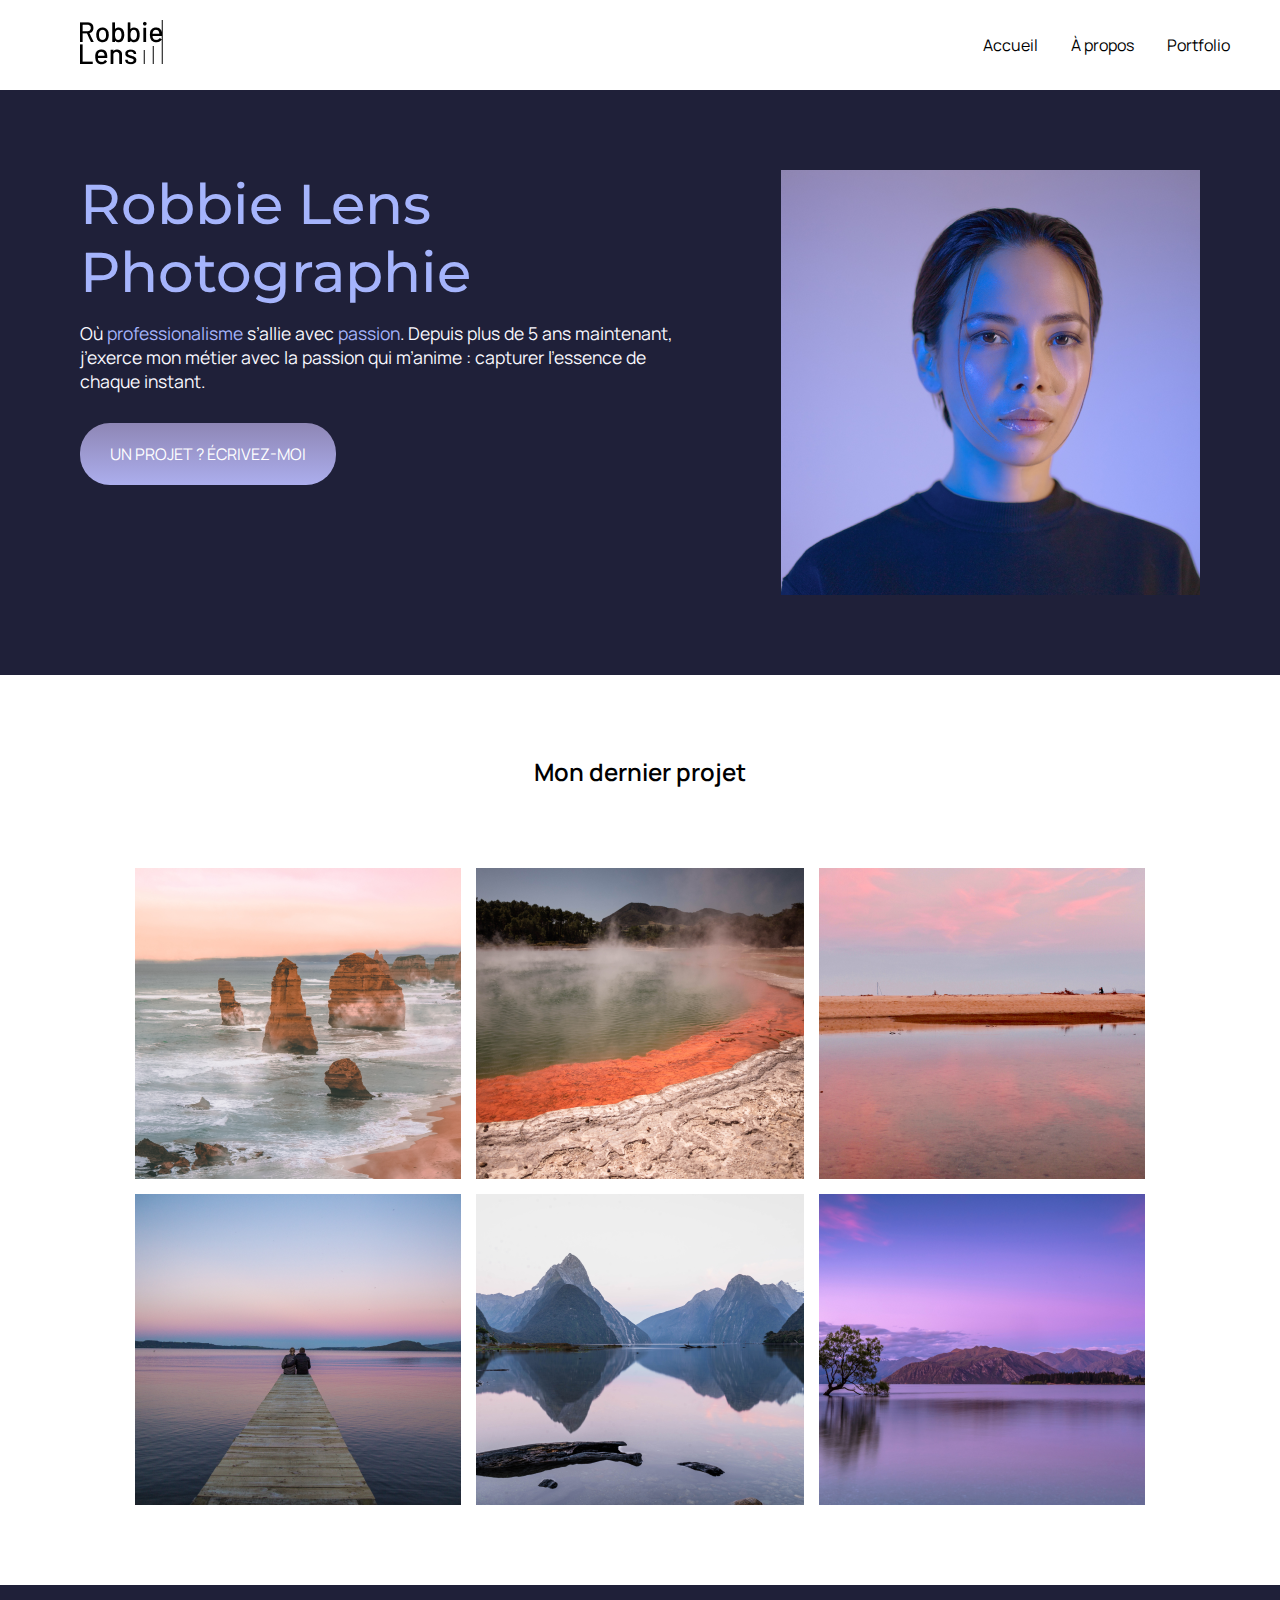
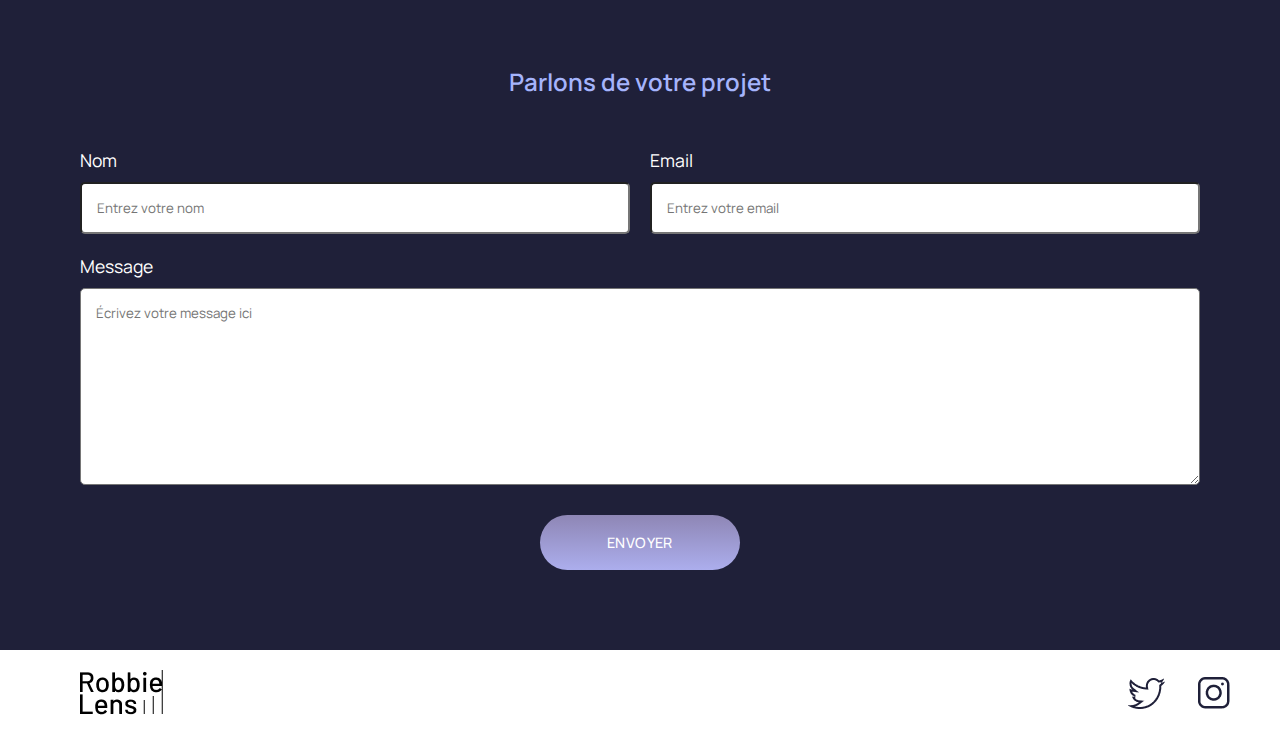
<file: index.html>
<!DOCTYPE html>
<html lang="fr">
   <head>
      <meta charset="UTF-8" />
      <meta name="viewport" content="width=device-width, initial-scale=1.0" />
      <title>Accueil - Robbie Lens Photographie</title>
      <link rel="stylesheet" href="styles/style.css" />
      <link rel="stylesheet" href="styles/index.css" />
      <!-- Police Manrope & Montserrat -->
      <link rel="preconnect" href="https://fonts.googleapis.com" />
      <link rel="preconnect" href="https://fonts.gstatic.com" crossorigin />
      <link
         href="https://fonts.googleapis.com/css2?family=Manrope:wght@200..800&family=Montserrat:ital,wght@0,100..900;1,100..900&display=swap"
         rel="stylesheet"
      />
   </head>
   <body>
      <header>
         <nav>
            <a href="index.html">
               <img
                  src="images/logo.png"
                  alt="Logo Robbie Lens"
                  title="Robbie Lens"
                  class="logo"
               />
            </a>
            <div>
               <a href="index.html" title="Accueil">Accueil</a>
               <a href="a-propos.html" title="À propos">À propos</a>
               <a href="portfolio.html" title="Portfolio">Portfolio</a>
            </div>
         </nav>
      </header>
      <main>
         <section class="accueil-introduction">
            <div>
               <h1>Robbie Lens Photographie</h1>
               <p>
                  Où <span class="span-pro">professionalisme</span> s’allie avec
                  <span class="span-passion">passion</span>. Depuis plus de 5
                  ans maintenant, j’exerce mon métier avec la passion qui
                  m’anime : capturer l’essence de chaque instant.
               </p>
               <a href="#contact" class="ecrivez-moi"
                  >Un projet ? Écrivez-moi</a
               >
            </div>
            <img
               src="images/robbie-lens.png"
               alt="Photographie de Robbie Lens"
               title="Robbie Lens"
            />
         </section>

         <section class="accueil-photos">
            <h2>Mon dernier projet</h2>
            <div>
               <img
                  src="images/accueil/element-1.png"
                  alt="Twelve apostles - Australie"
               />
               <img
                  src="images/accueil/element-2.png"
                  alt="Wai-O-Tapu - Nouvelle-Zélande"
               />
               <img
                  src="images/accueil/element-3.png"
                  alt="Parc National d’Abel Tasman - Nouvelle-Zélande"
                  title="Parc National d’Abel Tasman - Nouvelle-Zélande"
               />
            </div>
            <div>
               <img
                  src="images/accueil/element-4.png"
                  alt="Lac Rotorua - Nouvelle-Zélande"
                  title="Lac Rotorua - Nouvelle-Zélande"
               />
               <img
                  src="images/accueil/element-5.png"
                  alt="Milford Sound - Nouvelle-Zélande"
                  title="Milford Sound - Nouvelle-Zélande"
               />
               <img
                  src="images/accueil/element-6.png"
                  alt="Lac Wanaka - Nouvelle-Zélande"
                  title="Lac Wanaka - Nouvelle-Zélande"
               />
            </div>
         </section>

         <section id="contact" class="contact">
            <h2>Parlons de votre projet</h2>
            <form action="index.php" method="GET">
               <div class="form-nom-email">
                  <div class="form-colonne">
                     <label for="nom">Nom</label>
                     <input
                        type="text"
                        id="nom"
                        minlength="2"
                        maxlength="18"
                        placeholder="Entrez votre nom"
                        required
                     />
                  </div>
                  <div class="form-colonne">
                     <label for="email">Email</label>
                     <input
                        type="email"
                        id="email"
                        placeholder="Entrez votre email"
                        required
                     />
                  </div>
               </div>
               <label for="message">Message</label>
               <textarea
                  id="message"
                  placeholder="Écrivez votre message ici"
                  rows="10"
               ></textarea>
               <input type="submit" value="ENVOYER" id="submit" required />
            </form>
         </section>
      </main>
      <footer>
         <a href="index.html">
            <img
               src="images/logo.png"
               alt="Logo Robbie Lens"
               title="Robbie Lens"
            />
         </a>
         <div>
            <a href="https://x.com/" target="_blank">
               <img src="images/twitter.png" alt="Twitter" title="Twitter" />
            </a>
            <a href="https://instagram.com/" target="_blank">
               <img
                  src="images/instagram.png"
                  alt="Instagram"
                  title="Instagram"
               />
            </a>
         </div>
      </footer>
   </body>
</html>
</file>
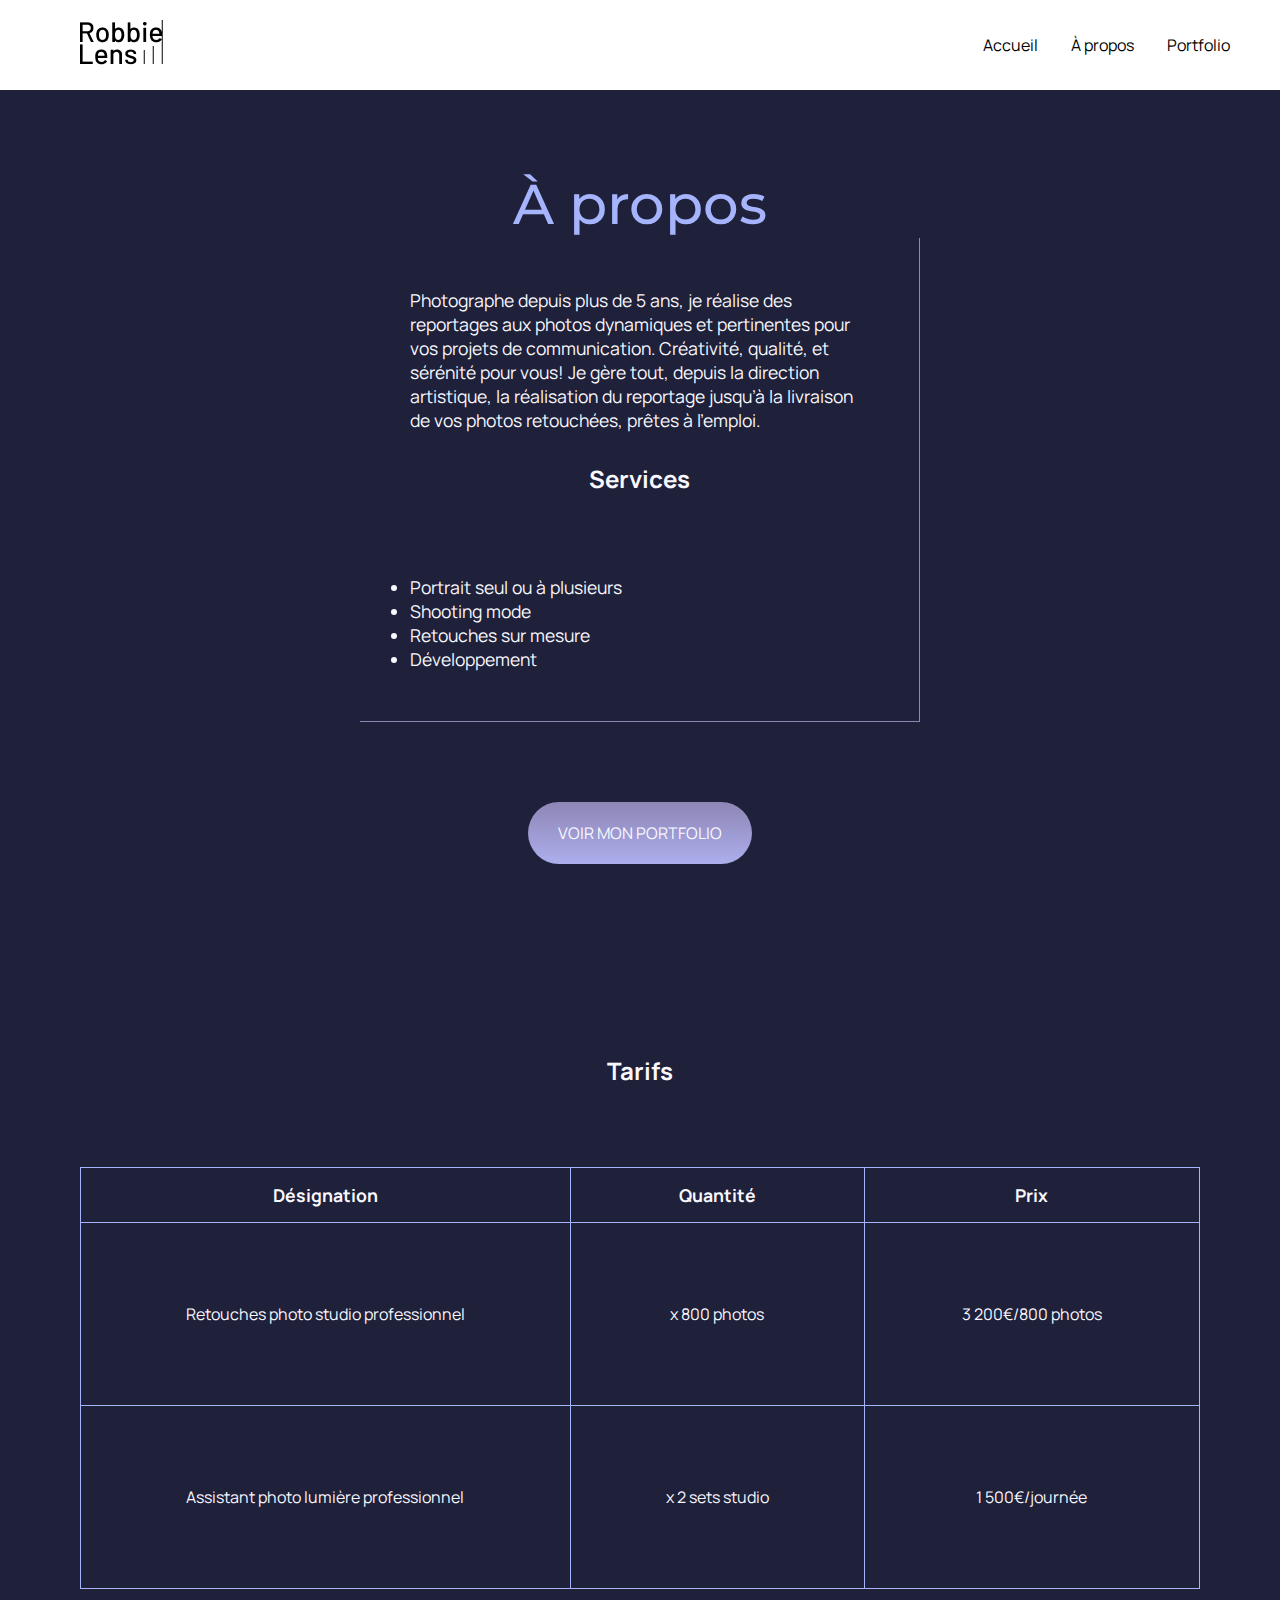
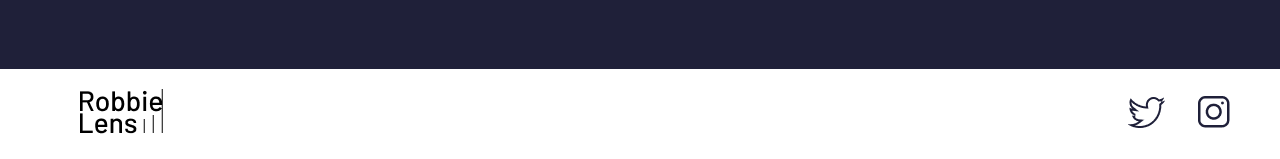
<file: a-propos.html>
<!DOCTYPE html>
<html lang="fr">
   <head>
      <meta charset="UTF-8" />
      <meta name="viewport" content="width=device-width, initial-scale=1.0" />
      <title>À propos - Robbie Lens Photographie</title>
      <link rel="stylesheet" href="styles/style.css" />
      <link rel="stylesheet" href="styles/a-propos.css" />
      <!-- Police Manrope & Montserrat-->
      <link rel="preconnect" href="https://fonts.googleapis.com" />
      <link rel="preconnect" href="https://fonts.gstatic.com" crossorigin />
      <link
         href="https://fonts.googleapis.com/css2?family=Manrope:wght@200..800&family=Montserrat:ital,wght@0,100..900;1,100..900&display=swap"
         rel="stylesheet"
      />
   </head>
   <body>
      <header>
         <nav>
            <a href="index.html">
               <img
                  src="images/logo.png"
                  alt="Logo Robbie Lens"
                  title="Robbie Lens"
                  class="logo"
               />
            </a>
            <div>
               <a href="index.html" title="Accueil">Accueil</a>
               <a href="a-propos.html" title="À propos">À propos</a>
               <a href="portfolio.html" title="Portfolio">Portfolio</a>
            </div>
         </nav>
      </header>
      <main class="a-propos-main">
         <section>
            <h1>À propos</h1>
            <div class="container1">
               <p>
                  Photographe depuis plus de 5 ans, je réalise des reportages
                  aux photos dynamiques et pertinentes pour vos projets de
                  communication. Créativité, qualité, et sérénité pour vous! Je
                  gère tout, depuis la direction artistique, la réalisation du
                  reportage jusqu’à la livraison de vos photos retouchées,
                  prêtes à l’emploi.
               </p>
               <h2>Services</h2>
               <ul>
                  <li>Portrait seul ou à plusieurs</li>
                  <li>Shooting mode</li>
                  <li>Retouches sur mesure</li>
                  <li>Développement</li>
               </ul>
            </div>
            <div class="voir-portfolio">
               <a href="portfolio.html">Voir mon portfolio</a>
            </div>
         </section>
         <section class="section-tarifs">
            <h2>Tarifs</h2>
            <table>
               <thead>
                  <tr>
                     <th>Désignation</th>
                     <th>Quantité</th>
                     <th>Prix</th>
                  </tr>
               </thead>
               <tbody>
                  <tr>
                     <td>Retouches photo studio professionnel</td>
                     <td>x 800 photos</td>
                     <td>3 200€/800 photos</td>
                  </tr>
                  <tr>
                     <td>Assistant photo lumière professionnel</td>
                     <td>x 2 sets studio</td>
                     <td>1 500€/journée</td>
                  </tr>
               </tbody>
            </table>
         </section>
      </main>
      <footer>
         <a href="index.html">
            <img
               src="images/logo.png"
               alt="Logo Robbie Lens"
               title="Robbie Lens"
            />
         </a>
         <div>
            <a href="https://x.com/" target="_blank">
               <img src="images/twitter.png" alt="Twitter" title="Twitter" />
            </a>
            <a href="https://instagram.com/" target="_blank">
               <img
                  src="images/instagram.png"
                  alt="Instagram"
                  title="Instagram"
               />
            </a>
         </div>
      </footer>
   </body>
</html>
</file>
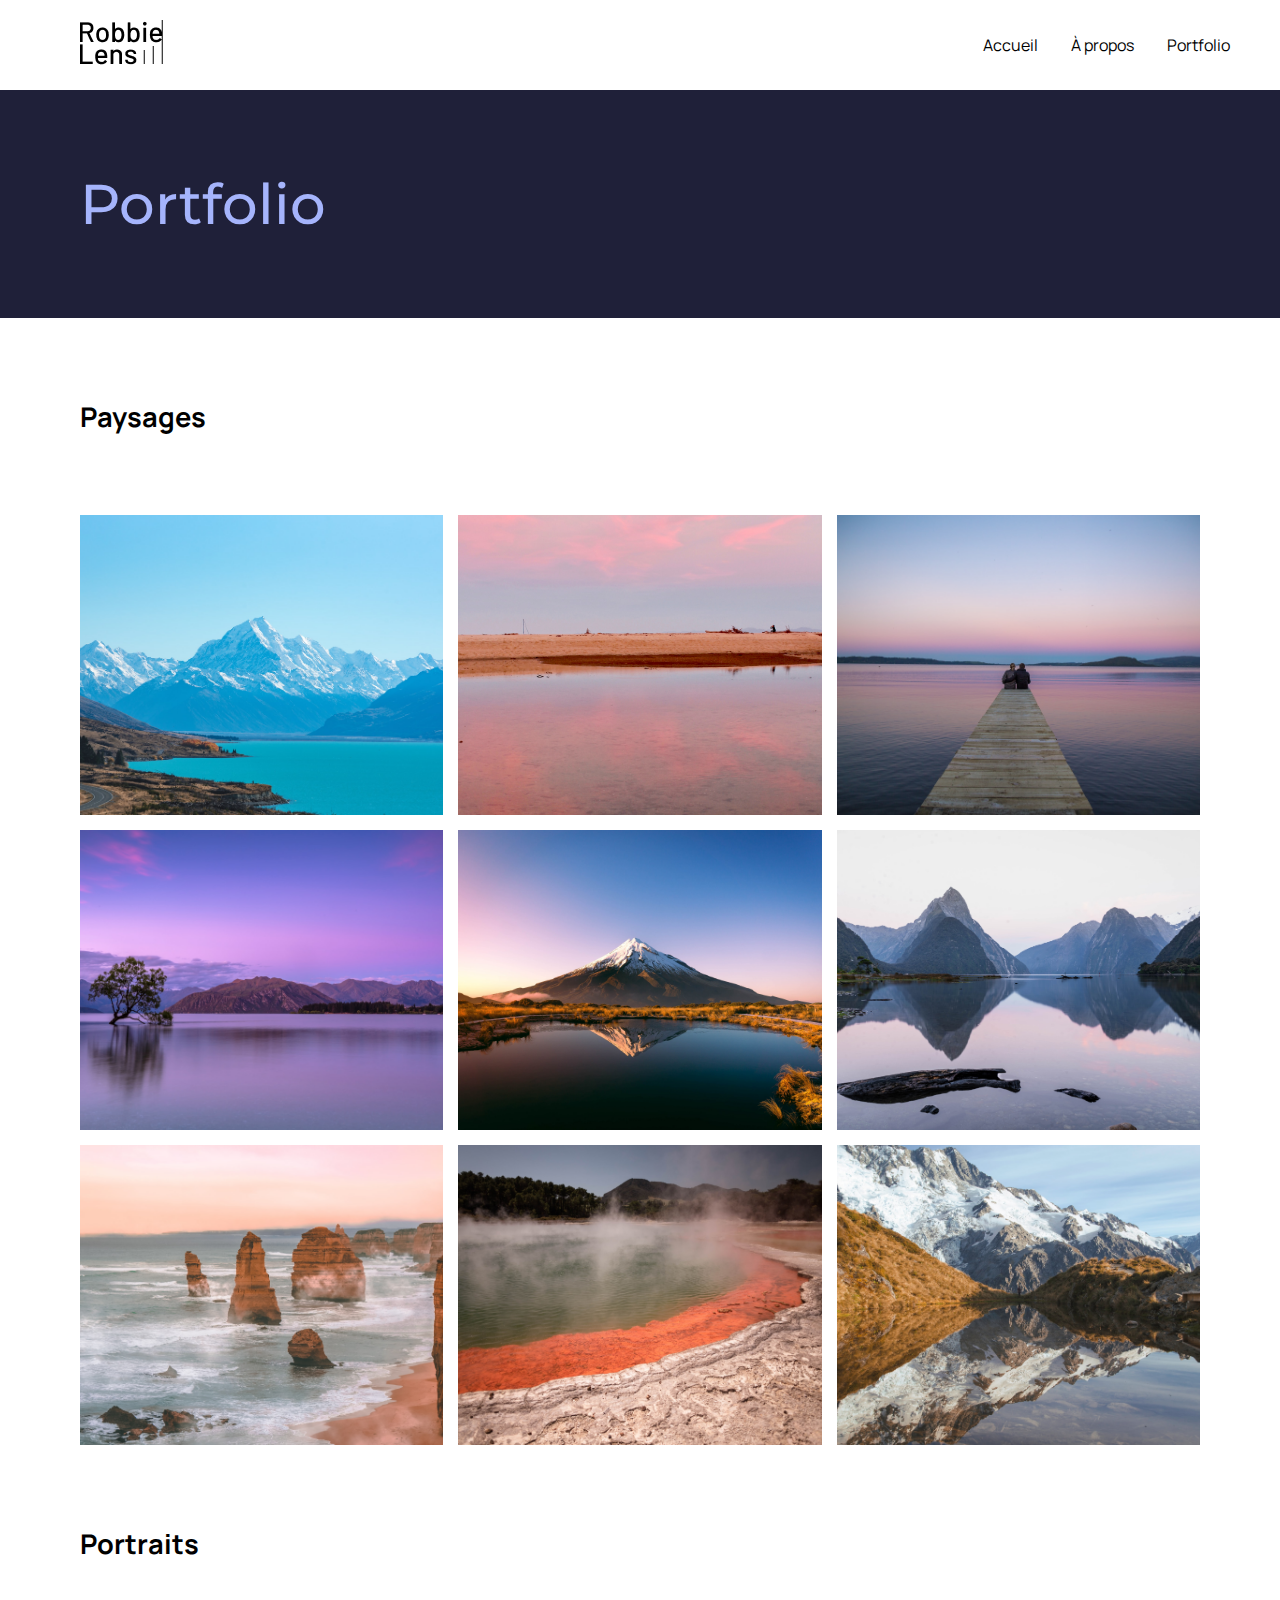
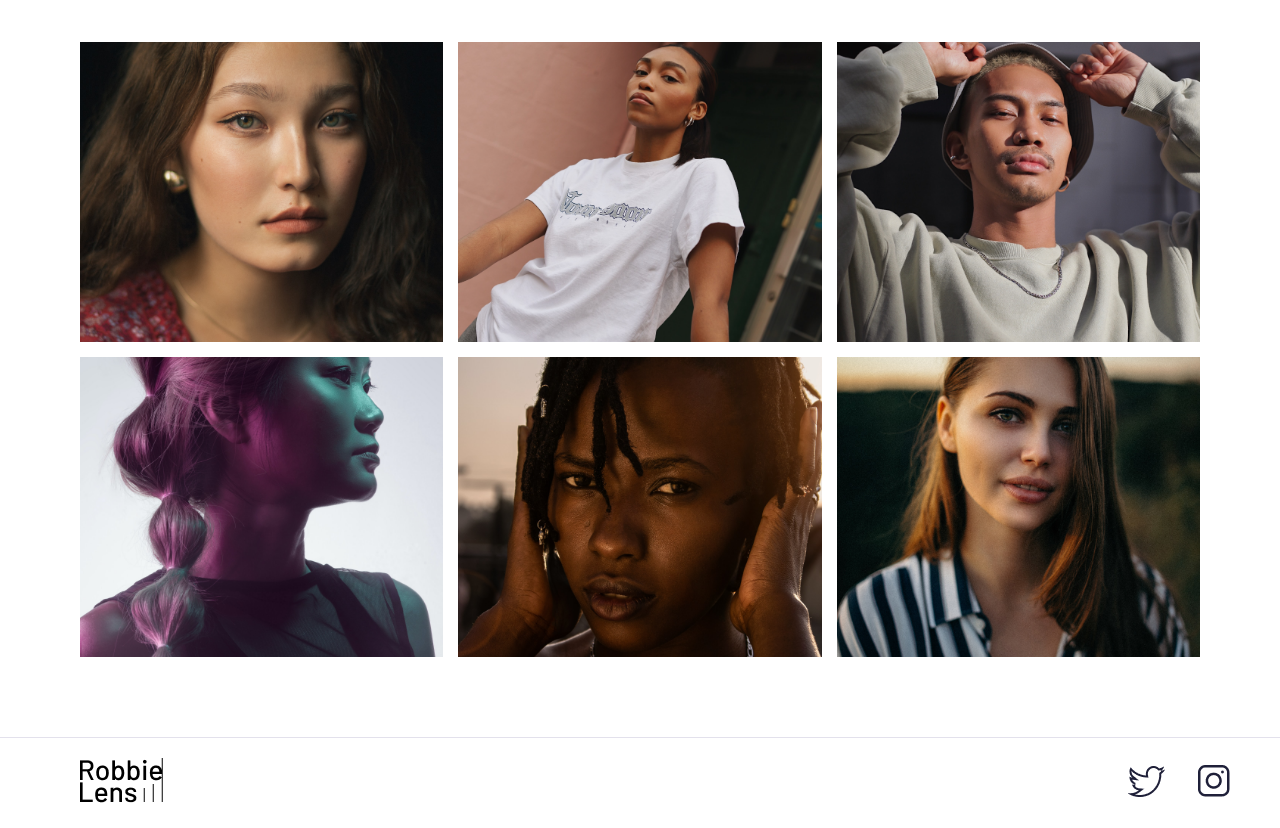
<file: portfolio.html>
<!DOCTYPE html>
<html lang="fr">
   <head>
      <meta charset="UTF-8" />
      <meta name="viewport" content="width=device-width, initial-scale=1.0" />
      <title>Portfolio - Robbie Lens Photographie</title>
      <link rel="stylesheet" href="styles/style.css" />
      <link rel="stylesheet" href="styles/portfolio.css" />
      <!-- Police Manrope & Montserrat -->
      <link rel="preconnect" href="https://fonts.googleapis.com" />
      <link rel="preconnect" href="https://fonts.gstatic.com" crossorigin />
      <link
         href="https://fonts.googleapis.com/css2?family=Manrope:wght@200..800&family=Montserrat:ital,wght@0,100..900;1,100..900&display=swap"
         rel="stylesheet"
      />
   </head>
   <body>
      <header>
         <nav>
            <a href="index.html">
               <img
                  src="images/logo.png"
                  alt="Logo Robbie Lens"
                  title="Robbie Lens"
                  class="logo"
               />
            </a>
            <div>
               <a href="index.html" title="Accueil">Accueil</a>
               <a href="a-propos.html" title="À propos">À propos</a>
               <a href="portfolio.html" title="Portfolio">Portfolio</a>
            </div>
         </nav>
      </header>

      <main>
         <section class="titre-portfolio">
            <h1>Portfolio</h1>
         </section>
         <section class="portfolio-section-photos">
            <h2>Paysages</h2>
            <div class="grid-paysages">
               <a
                  href="images/portfolio/paysage1.jpg"
                  class="lien-conteneur-photo"
               >
                  <img
                     src="images/portfolio/paysage1.jpg"
                     alt="Mont Aoraki - Nouvelle-Zélande"
                     title="Mont Aoraki - Nouvelle-Zélande"
                  />
                  <div class="photo-hover">Voir la photo</div>
               </a>
               <a
                  href="images/portfolio/paysage2.jpg"
                  class="lien-conteneur-photo"
               >
                  <img
                     src="images/portfolio/paysage2.jpg"
                     alt="Parc National d’Abel Tasman - Nouvelle-Zélande"
                     title="Parc National d’Abel Tasman - Nouvelle-Zélande"
                  />
                  <div class="photo-hover">Voir la photo</div>
               </a>
               <a
                  href="images/portfolio/paysage3.jpg"
                  class="lien-conteneur-photo"
               >
                  <img
                     src="images/portfolio/paysage3.jpg"
                     alt="Lac Rotorua - Nouvelle-Zélande"
                     title="Lac Rotorua - Nouvelle-Zélande"
                  />
                  <div class="photo-hover">Voir la photo</div>
               </a>
               <a
                  href="images/portfolio/paysage4.jpg"
                  class="lien-conteneur-photo"
               >
                  <img
                     src="images/portfolio/paysage4.jpg"
                     alt="Lac Wanaka - Nouvelle-Zélande"
                     title="Lac Wanaka - Nouvelle-Zélande"
                  />
                  <div class="photo-hover">Voir la photo</div>
               </a>
               <a
                  href="images/portfolio/paysage5.jpg"
                  class="lien-conteneur-photo"
               >
                  <img
                     src="images/portfolio/paysage5.jpg"
                     alt="Mont Taranaki - Nouvelle-Zélande"
                     title="Mont Taranaki - Nouvelle-Zélande"
                  />
                  <div class="photo-hover">Voir la photo</div>
               </a>
               <a
                  href="images/portfolio/paysage6.jpg"
                  class="lien-conteneur-photo"
               >
                  <img
                     src="images/portfolio/paysage6.jpg"
                     alt="Milford Sound - Nouvelle-Zélande"
                     title="Milford Sound - Nouvelle-Zélande"
                  />
                  <div class="photo-hover">Voir la photo</div>
               </a>
               <a
                  href="images/portfolio/paysage7.jpg"
                  class="lien-conteneur-photo"
               >
                  <img
                     src="images/portfolio/paysage7.jpg"
                     alt="Twelve Apostle - Australie"
                     title="Twelve Apostle - Australie"
                  />
                  <div class="photo-hover">Voir la photo</div>
               </a>
               <a
                  href="images/portfolio/paysage8.jpg"
                  class="lien-conteneur-photo"
               >
                  <img
                     src="images/portfolio/paysage8.jpg"
                     alt="Wai-O-Tapu - Nouvelle-Zélande"
                     title="Wai-O-Tapu - Nouvelle-Zélande"
                  />
                  <div class="photo-hover">Voir la photo</div>
               </a>
               <a
                  href="images/portfolio/paysage9.jpg"
                  class="lien-conteneur-photo"
               >
                  <img
                     src="images/portfolio/paysage9.jpg"
                     alt="Mont Cook - Nouvelle-Zélande"
                     title="Mont Cook - Nouvelle-Zélande"
                  />
                  <div class="photo-hover">Voir la photo</div>
               </a>
            </div>
            <h2>Portraits</h2>
            <div class="grid-portraits">
               <a
                  href="images/portfolio/portrait1.jpg"
                  class="lien-conteneur-photo"
               >
                  <img
                     src="images/portfolio/portrait1.jpg"
                     alt="Portrait jeune femme 1"
                     title="Portrait jeune femme 1"
                  />
                  <div class="photo-hover">Voir la photo</div>
               </a>
               <a
                  href="images/portfolio/portrait2.jpg"
                  class="lien-conteneur-photo"
               >
                  <img
                     src="images/portfolio/portrait2.jpg"
                     alt="Portrait jeune femme 2"
                     title="Portrait jeune femme 2"
                  />
                  <div class="photo-hover">Voir la photo</div>
               </a>
               <a
                  href="images/portfolio/portrait3.jpg"
                  class="lien-conteneur-photo"
               >
                  <img
                     src="images/portfolio/portrait3.jpg"
                     alt="Portrait jeune femme 3"
                     title="Portrait jeune femme 3"
                  />
                  <div class="photo-hover">Voir la photo</div>
               </a>
               <a
                  href="images/portfolio/portrait4.jpg"
                  class="lien-conteneur-photo"
               >
                  <img
                     src="images/portfolio/portrait4.jpg"
                     alt="Portrait jeune femme 4"
                     title="Portrait jeune femme 4"
                  />
                  <div class="photo-hover">Voir la photo</div>
               </a>
               <a
                  href="images/portfolio/portrait5.jpg"
                  class="lien-conteneur-photo"
               >
                  <img
                     src="images/portfolio/portrait5.jpg"
                     alt="Portrait jeune femme 5"
                     title="Portrait jeune femme 5"
                  />
                  <div class="photo-hover">Voir la photo</div>
               </a>
               <a
                  href="images/portfolio/portrait6.jpg"
                  class="lien-conteneur-photo"
               >
                  <img
                     src="images/portfolio/portrait6.jpg"
                     alt="Portrait jeune femme 6"
                     title="Portrait jeune femme 6"
                  />
                  <div class="photo-hover">Voir la photo</div>
               </a>
            </div>
         </section>
      </main>

      <footer>
         <a href="index.html">
            <img
               src="images/logo.png"
               alt="Logo Robbie Lens"
               title="Robbie Lens"
            />
         </a>
         <div>
            <a href="https://x.com/" target="_blank">
               <img src="images/twitter.png" alt="Twitter" title="Twitter" />
            </a>
            <a href="https://instagram.com/" target="_blank">
               <img
                  src="images/instagram.png"
                  alt="Instagram"
                  title="Instagram"
               />
            </a>
         </div>
      </footer>
   </body>
</html>
</file>
<file: styles/style.css>
* {
   margin: 0;
   padding: 0;
   font-family: "Manrope", serif;
   box-sizing: border-box;
}

h1 {
   font-family: "Montserrat", sans-serif;
   font-size: 3.5em;
   color: #a5b4fc;
   font-weight: 500;
}

a {
   text-decoration: none;
   color: inherit;
}

a:visited {
   color: inherit;
}

header,
footer {
   padding: 20px 50px;
}

nav,
footer {
   display: flex;
   flex-direction: row;
   align-items: center;
   justify-content: space-between;
}

nav a,
footer a {
   margin-left: 30px;
}

nav a:hover {
   text-decoration: underline;
}

nav a:active {
   opacity: 0.7;
}

nav img:hover,
footer img:hover {
   opacity: 0.7;
}

nav img:active,
footer img:active {
   opacity: 0.5;
}

section {
   padding: 80px;
}

/*RESPONSIVE*/

@media screen and (max-width: 1005px) {
   nav {
      flex-direction: column;
   }
   nav img {
      margin-bottom: 20px;
   }
   nav a {
      font-size: 1em;
   }
}

@media screen and (max-width: 750px) {
   footer {
      padding: 20px 20px;
   }
}

@media screen and (max-width: 380px) {
   nav a {
      margin-left: 15px;
   }
}

@media screen and (max-width: 334px) {
   nav a {
      margin-left: 10px;
   }
}

@media screen and (max-width: 319px) {
   nav a {
      margin-left: 5px;
   }
}

@media screen and (max-width: 280px) {
   nav div {
      display: flex;
      flex-direction: column;
   }
}
</file>
<file: styles/index.css>
.accueil-introduction {
   background-color: #1f2039;
   display: flex;
   justify-content: space-around;
   align-items: flex-start;
}

.accueil-introduction div {
   padding-right: 80px;
}

.accueil-introduction h1 {
   margin-bottom: 15px;
}

.accueil-introduction p {
   color: #f9f8ff;
   font-size: 1.1em;
   margin-bottom: 30px;
}

.span-pro,
.span-passion {
   color: #a5b4fc;
}

.ecrivez-moi {
   display: inline-block;
   color: #ffffff !important;
   font-size: 16px;
   background: linear-gradient(#8e86b5, #acaeed);
   padding: 20px 30px;
   border-radius: 30px;
   text-transform: uppercase;
}

/*Dernier Projet*/

.accueil-photos {
   background-color: white;
}

.accueil-photos h2 {
   text-align: center;
   margin-bottom: 80px;
   font-weight: 600;
}

.accueil-photos div {
   display: flex;
   flex-direction: row;
   gap: 15px;
   justify-content: center;
   align-items: center;
   margin-bottom: 15px;
}

.accueil-photos div:last-child {
   margin-bottom: 0;
}

/*Contact*/

.contact {
   background-color: #1f2039;
}

.contact h2 {
   color: #a5b4fc;
   text-align: center;
   font-weight: 600;
   margin-bottom: 50px;
}

.contact label {
   color: #ffffff;
   font-size: 1.1em;
   margin-bottom: 10px;
}

.contact .form-colonne input {
   padding: 15px;
   border-radius: 5px;
}

form {
   display: flex;
   flex-direction: column;
   /* max-width: 1000px; */
   margin: auto;
}

.form-nom-email {
   display: flex;
   flex-direction: row;
   gap: 20px;
}

.form-colonne {
   flex: 1;
   display: flex;
   flex-direction: column;
   margin-bottom: 20px;
}

#message {
   padding-top: 15px;
   padding-left: 15px;
   border-radius: 5px;
}

input[type="submit"] {
   display: inline-block;
   background: linear-gradient(#8e86b5, #acaeed);
   width: 200px;
   margin: auto;
   margin-top: 30px;
   padding: 18px 30px;
   border-radius: 50px;
   border: none;
   color: #ffffff;
   cursor: pointer;
   font-size: 0.9em;
   letter-spacing: 0.4px;
   font-weight: 500;
}

input[type="submit"]:hover {
   background: linear-gradient(#696484, #8788ba);
}

/*RESPONSIVE*/

@media screen and (max-width: 1005px) {
   section {
      padding: 50px 20px;
   }
   .accueil-introduction {
      flex-direction: column;
      align-items: center;
      justify-content: center;
   }
   .accueil-introduction div {
      padding-right: 0;
      text-align: center;
      order: 2;
   }
   .accueil-introduction img {
      width: 100%;
      order: 1;
      margin-bottom: 20px;
   }
   .accueil-photos {
      padding: 20px;
   }
   .accueil-photos div {
      flex-direction: column;
   }
   .accueil-photos div img {
      width: 90%;
   }
   .form-nom-email {
      flex-direction: column;
      width: 100%;
   }
   h1 {
      font-size: 2em;
   }
}
</file>
<file: styles/a-propos.css>
main {
   background-color: #1f2039;
}

p,
h2,
li,
.a-propos-main a:visited,
.a-propos-main a,
th,
td {
   color: #f9f8ff;
}

h1,
h2,
.voir-portfolio {
   text-align: center;
}

h2 {
   margin-top: 30px;
   margin-bottom: 80px;
}

p,
li {
   font-size: 1.1em;
}

.a-propos-main {
   margin: auto;
}

.container1 {
   padding: 50px;
   border-bottom: 1px solid #8e86b5;
   border-right: 1px solid #8e86b5;
   width: 50%;
   margin: auto;
   margin-bottom: 80px;
}

.voir-portfolio a {
   text-transform: uppercase;
   padding: 20px 30px;
   background: linear-gradient(#8e86b5, #acaeed);
   border-radius: 50px;
   display: inline-block;
}

.voir-portfolio a:hover {
   background: linear-gradient(#696484, #8788ba);
}

table {
   color: white;
   text-align: center;
   width: 100%;
   border-collapse: collapse;
}

th {
   padding: 15px;
   font-size: 1.1em;
}

td,
th {
   border: 1px solid #a5b4fc;
}

td {
   padding: 80px;
}

/*RESPONSIVE*/

@media screen and (max-width: 1000px) {
   .section-tarifs {
      display: none;
   }
   h1 {
      font-size: 2.5em;
   }
   .container1 {
      width: 80%;
   }
}

@media screen and (max-width: 750px) {
   h1 {
      font-size: 2.5em;
   }
   .container1 {
      width: 100%;
   }
}

@media screen and (max-width: 550px) {
   .container1 {
      width: 100%;
   }
   section {
      padding-left: 20px;
      padding-right: 20px;
   }
}

@media screen and (max-width: 450px) {
   .container1 {
      width: 100%;
      padding: 20px;
   }
   section {
      padding-left: 15px;
      padding-right: 15px;
   }
}
</file>
<file: styles/portfolio.css>
.titre-portfolio {
   background-color: #1f2039;
}

footer {
   border-top: 1px solid rgba(142, 134, 181, 0.25);
}

.grid-paysages {
   display: grid;
   grid-template-columns: 1fr 1fr 1fr;
   grid-template-rows: 300px 300px 300px;
   gap: 15px;
   margin-bottom: 80px;
}

.grid-portraits {
   display: grid;
   grid-template-columns: 1fr 1fr 1fr;
   grid-template-rows: 300px 300px;
   gap: 15px;
}

.grid-paysages img,
.grid-portraits img {
   width: 100%;
   height: 100%;
   object-fit: cover;
}

h2 {
   font-size: 1.7em;
   margin-bottom: 80px;
}

/*EFFET HOVER*/

.lien-conteneur-photo {
   position: relative;
}

.lien-conteneur-photo:hover .photo-hover {
   display: flex;
}

.photo-hover {
   position: absolute;
   top: 0;
   left: 0;
   right: 0;
   bottom: 0;
   display: flex;
   align-items: center;
   justify-content: center;
   font-size: 1.5em;
   color: white;
   background-color: rgba(0, 0, 0, 0.7);
   display: none;
}

/*RESPONSIVE*/
@media screen and (max-width: 1000px) {
   h1 {
      font-size: 2em;
   }
   .grid-paysages,
   .grid-portraits {
      grid-template-columns: 1fr;
      gap: 15px;
   }
   .portfolio-section-photos {
      padding: 20px;
   }
}

@media screen and (max-width: 650px) {
   h1 {
      text-align: center;
   }
   .grid-paysages,
   .grid-portraits {
      grid-template-columns: 1fr;
      gap: 15px;
   }
   .portfolio-section-photos {
      padding: 5px;
   }
}
</file>
